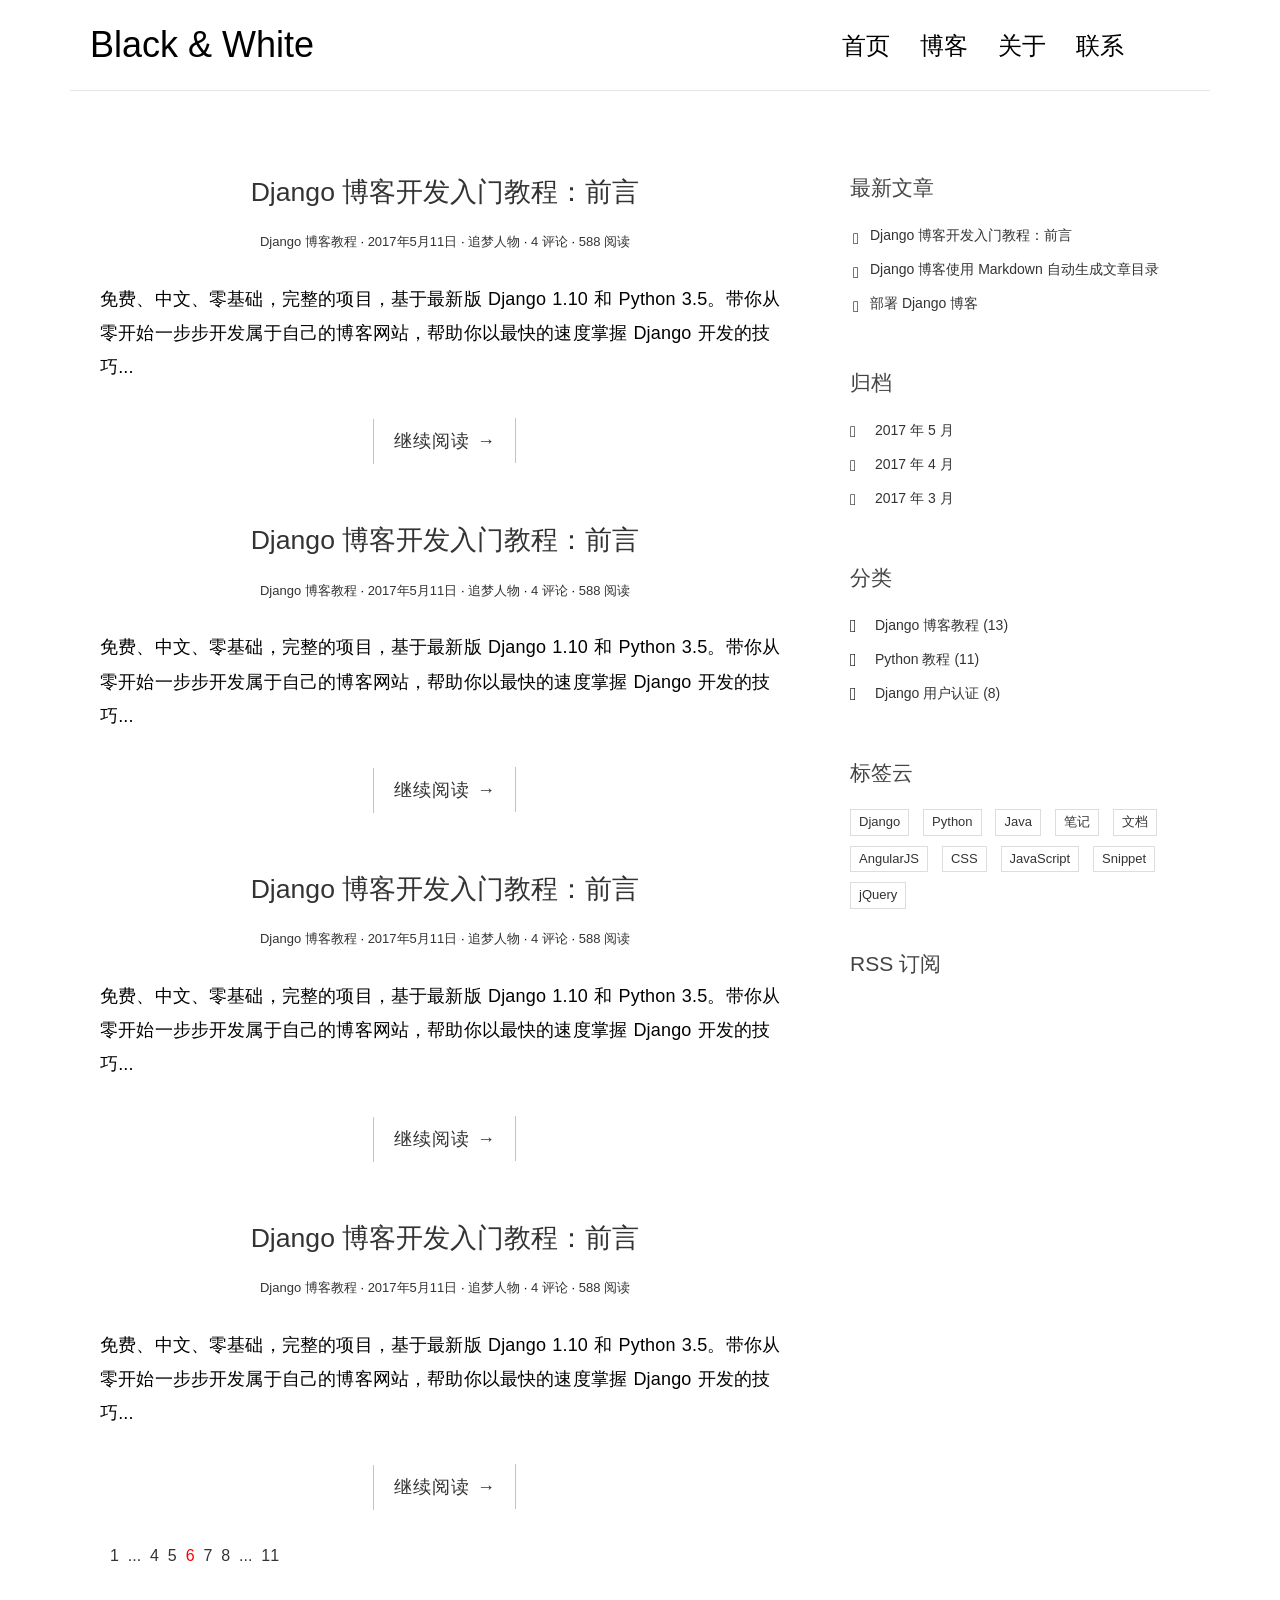
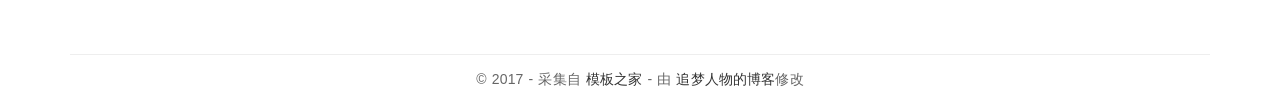
<file: static/blog/index.html>
<!DOCTYPE html>
<html>

<head>
    <title>Black &amp; White</title>

    <!-- meta -->
    <meta charset="UTF-8">
    <meta name="viewport" content="width=device-width, initial-scale=1">

    <!-- css -->
    <link rel="stylesheet" href="css/bootstrap.min.css">
    <link rel="stylesheet" href="http://code.ionicframework.com/ionicons/2.0.1/css/ionicons.min.css">
    <link rel="stylesheet" href="css/pace.css">
    <link rel="stylesheet" href="css/custom.css">

    <!-- js -->
    <script src="js/jquery-2.1.3.min.js"></script>
    <script src="js/bootstrap.min.js"></script>
    <script src="js/pace.min.js"></script>
    <script src="js/modernizr.custom.js"></script>
</head>

<body>
    <div class="container">
        <header id="site-header">
            <div class="row">
                <div class="col-md-4 col-sm-5 col-xs-8">
                    <div class="logo">
                        <h1>
                            <a href="index.html">
                                <b>Black</b> &amp; White</a>
                        </h1>
                    </div>
                </div>
                <!-- col-md-4 -->
                <div class="col-md-8 col-sm-7 col-xs-4">
                    <nav class="main-nav" role="navigation">
                        <div class="navbar-header">
                            <button type="button" id="trigger-overlay" class="navbar-toggle">
                                <span class="ion-navicon"></span>
                            </button>
                        </div>

                        <div class="collapse navbar-collapse" id="bs-example-navbar-collapse-1">
                            <ul class="nav navbar-nav navbar-right">
                                <li class="cl-effect-11">
                                    <a href="index.html" data-hover="首页">首页</a>
                                </li>
                                <li class="cl-effect-11">
                                    <a href="full-width.html" data-hover="博客">博客</a>
                                </li>
                                <li class="cl-effect-11">
                                    <a href="about.html" data-hover="关于">关于</a>
                                </li>
                                <li class="cl-effect-11">
                                    <a href="contact.html" data-hover="联系">联系</a>
                                </li>
                            </ul>
                        </div>
                        <!-- /.navbar-collapse -->
                    </nav>
                    <div id="header-search-box">
                        <a id="search-menu" href="#">
                            <span id="search-icon" class="ion-ios-search-strong"></span>
                        </a>
                        <div id="search-form" class="search-form">
                            <form role="search" method="get" id="searchform" action="#">
                                <input type="search" placeholder="搜索" required>
                                <button type="submit">
                                    <span class="ion-ios-search-strong"></span>
                                </button>
                            </form>
                        </div>
                    </div>
                </div>
                <!-- col-md-8 -->
            </div>
        </header>
    </div>
    <div class="copyrights">Collect from
        <a href="http://www.cssmoban.com/">网页模板</a>
    </div>
    <div class="copyrights">Modified by
        <a href="http://zmrenwu.com/">追梦人物的博客</a>
    </div>

    <div class="content-body">
        <div class="container">
            <div class="row">
                <main class="col-md-8">
                    <article class="post post-1">
                        <header class="entry-header">
                            <h1 class="entry-title">
                                <a href="single.html">Django 博客开发入门教程：前言</a>
                            </h1>
                            <div class="entry-meta">
                                <span class="post-category">
                                    <a href="#">Django 博客教程</a>
                                </span>
                                <span class="post-date">
                                    <a href="#">
                                        <time class="entry-date" datetime="2012-11-09T23:15:57+00:00">2017年5月11日</time>
                                    </a>
                                </span>
                                <span class="post-author">
                                    <a href="#">追梦人物</a>
                                </span>
                                <span class="comments-link">
                                    <a href="#">4 评论</a>
                                </span>
                                <span class="views-count">
                                    <a href="#">588 阅读</a>
                                </span>
                            </div>
                        </header>
                        <div class="entry-content clearfix">
                            <p>免费、中文、零基础，完整的项目，基于最新版 Django 1.10 和 Python 3.5。带你从零开始一步步开发属于自己的博客网站，帮助你以最快的速度掌握 Django 开发的技巧...
                            </p>
                            <div class="read-more cl-effect-14">
                                <a href="#" class="more-link">继续阅读
                                    <span class="meta-nav">→</span>
                                </a>
                            </div>
                        </div>
                    </article>

                    <article class="post post-2">
                        <header class="entry-header">
                            <h1 class="entry-title">
                                <a href="single.html">Django 博客开发入门教程：前言</a>
                            </h1>
                            <div class="entry-meta">
                                <span class="post-category">
                                    <a href="#">Django 博客教程</a>
                                </span>
                                <span class="post-date">
                                    <a href="#">
                                        <time class="entry-date" datetime="2012-11-09T23:15:57+00:00">2017年5月11日</time>
                                    </a>
                                </span>
                                <span class="post-author">
                                    <a href="#">追梦人物</a>
                                </span>
                                <span class="comments-link">
                                    <a href="#">4 评论</a>
                                </span>
                                <span class="views-count">
                                    <a href="#">588 阅读</a>
                                </span>
                            </div>
                        </header>
                        <div class="entry-content clearfix">
                            <p>免费、中文、零基础，完整的项目，基于最新版 Django 1.10 和 Python 3.5。带你从零开始一步步开发属于自己的博客网站，帮助你以最快的速度掌握 Django 开发的技巧...
                            </p>
                            <div class="read-more cl-effect-14">
                                <a href="#" class="more-link">继续阅读
                                    <span class="meta-nav">→</span>
                                </a>
                            </div>
                        </div>
                    </article>

                    <article class="post post-3">
                        <header class="entry-header">
                            <h1 class="entry-title">
                                <a href="single.html">Django 博客开发入门教程：前言</a>
                            </h1>
                            <div class="entry-meta">
                                <span class="post-category">
                                    <a href="#">Django 博客教程</a>
                                </span>
                                <span class="post-date">
                                    <a href="#">
                                        <time class="entry-date" datetime="2012-11-09T23:15:57+00:00">2017年5月11日</time>
                                    </a>
                                </span>
                                <span class="post-author">
                                    <a href="#">追梦人物</a>
                                </span>
                                <span class="comments-link">
                                    <a href="#">4 评论</a>
                                </span>
                                <span class="views-count">
                                    <a href="#">588 阅读</a>
                                </span>
                            </div>
                        </header>
                        <div class="entry-content clearfix">
                            <p>免费、中文、零基础，完整的项目，基于最新版 Django 1.10 和 Python 3.5。带你从零开始一步步开发属于自己的博客网站，帮助你以最快的速度掌握 Django 开发的技巧...
                            </p>
                            <div class="read-more cl-effect-14">
                                <a href="#" class="more-link">继续阅读
                                    <span class="meta-nav">→</span>
                                </a>
                            </div>
                        </div>
                    </article>

                    <article class="post post-4">
                        <header class="entry-header">
                            <h1 class="entry-title">
                                <a href="single.html">Django 博客开发入门教程：前言</a>
                            </h1>
                            <div class="entry-meta">
                                <span class="post-category">
                                    <a href="#">Django 博客教程</a>
                                </span>
                                <span class="post-date">
                                    <a href="#">
                                        <time class="entry-date" datetime="2012-11-09T23:15:57+00:00">2017年5月11日</time>
                                    </a>
                                </span>
                                <span class="post-author">
                                    <a href="#">追梦人物</a>
                                </span>
                                <span class="comments-link">
                                    <a href="#">4 评论</a>
                                </span>
                                <span class="views-count">
                                    <a href="#">588 阅读</a>
                                </span>
                            </div>
                        </header>
                        <div class="entry-content clearfix">
                            <p>免费、中文、零基础，完整的项目，基于最新版 Django 1.10 和 Python 3.5。带你从零开始一步步开发属于自己的博客网站，帮助你以最快的速度掌握 Django 开发的技巧...
                            </p>
                            <div class="read-more cl-effect-14">
                                <a href="#" class="more-link">继续阅读
                                    <span class="meta-nav">→</span>
                                </a>
                            </div>
                        </div>
                    </article>
                    <!-- 简单分页效果
                <div class="pagination-simple">
                    <a href="#">上一页</a>
                    <span class="current">第 6 页 / 共 11 页</span>
                    <a href="#">下一页</a>
                </div>
                -->
                    <div class="pagination">
                        <ul>
                            <li>
                                <a href="">1</a>
                            </li>
                            <li>
                                <a href="">...</a>
                            </li>
                            <li>
                                <a href="">4</a>
                            </li>
                            <li>
                                <a href="">5</a>
                            </li>
                            <li class="current">
                                <a href="">6</a>
                            </li>
                            <li>
                                <a href="">7</a>
                            </li>
                            <li>
                                <a href="">8</a>
                            </li>
                            <li>
                                <a href="">...</a>
                            </li>
                            <li>
                                <a href="">11</a>
                            </li>
                        </ul>
                    </div>
                </main>
                <aside class="col-md-4">
                    <div class="widget widget-recent-posts">
                        <h3 class="widget-title">最新文章</h3>
                        <ul>
                            <li>
                                <a href="#">Django 博客开发入门教程：前言</a>
                            </li>
                            <li>
                                <a href="#">Django 博客使用 Markdown 自动生成文章目录</a>
                            </li>
                            <li>
                                <a href="#">部署 Django 博客</a>
                            </li>
                        </ul>
                    </div>
                    <div class="widget widget-archives">
                        <h3 class="widget-title">归档</h3>
                        <ul>
                            <li>
                                <a href="#">2017 年 5 月</a>
                            </li>
                            <li>
                                <a href="#">2017 年 4 月</a>
                            </li>
                            <li>
                                <a href="#">2017 年 3 月</a>
                            </li>
                        </ul>
                    </div>

                    <div class="widget widget-category">
                        <h3 class="widget-title">分类</h3>
                        <ul>
                            <li>
                                <a href="#">Django 博客教程
                                    <span class="post-count">(13)</span>
                                </a>
                            </li>
                            <li>
                                <a href="#">Python 教程
                                    <span class="post-count">(11)</span>
                                </a>
                            </li>
                            <li>
                                <a href="#">Django 用户认证
                                    <span class="post-count">(8)</span>
                                </a>
                            </li>
                        </ul>
                    </div>

                    <div class="widget widget-tag-cloud">
                        <h3 class="widget-title">标签云</h3>
                        <ul>
                            <li>
                                <a href="#">Django</a>
                            </li>
                            <li>
                                <a href="#">Python</a>
                            </li>
                            <li>
                                <a href="#">Java</a>
                            </li>
                            <li>
                                <a href="#">笔记</a>
                            </li>
                            <li>
                                <a href="#">文档</a>
                            </li>
                            <li>
                                <a href="#">AngularJS</a>
                            </li>
                            <li>
                                <a href="#">CSS</a>
                            </li>
                            <li>
                                <a href="#">JavaScript</a>
                            </li>
                            <li>
                                <a href="#">Snippet</a>
                            </li>
                            <li>
                                <a href="#">jQuery</a>
                            </li>
                        </ul>
                    </div>
                    <div class="rss">
                        <a href="">
                            <span class="ion-social-rss-outline"></span> RSS 订阅</a>
                    </div>
                </aside>
            </div>
        </div>
    </div>
    <footer id="site-footer">
        <div class="container">
            <div class="row">
                <div class="col-md-12">
                    <p class="copyright">&copy 2017 - 采集自
                        <a href="http://www.cssmoban.com/" target="_blank" title="模板之家">模板之家</a>
                        - 由
                        <a href="http://zmrenwu.com/" title="网页模板" target="_blank">追梦人物的博客</a>修改
                    </p>
                </div>
            </div>
        </div>
    </footer>

    <!-- Mobile Menu -->
    <div class="overlay overlay-hugeinc">
        <button type="button" class="overlay-close">
            <span class="ion-ios-close-empty"></span>
        </button>
        <nav>
            <ul>
                <li>
                    <a href="index.html">首页</a>
                </li>
                <li>
                    <a href="full-width.html">博客</a>
                </li>
                <li>
                    <a href="about.html">关于</a>
                </li>
                <li>
                    <a href="contact.html">联系</a>
                </li>
            </ul>
        </nav>
    </div>

    <script src="js/script.js"></script>

</body>

</html>
</file>
<file: static/blog/css/pace.css>
.pace .pace-progress {
  background: #000;
  position: fixed;
  z-index: 2000;
  top: 0;
  left: 0;
  height: 1px;
  transition: width 1s;
}

.pace-inactive {
  display: none;
}
</file>
<file: static/blog/css/custom.css>
/**
 * Table of Contents
 *
 * 1.0 - Google Font
 * 2.0 - General Elements
 * 3.0 - Site Header
 *   3.1 - Logo
 *   3.2 - Main Navigation
 *     3.2.1 - Main Nav CSS 3 Hover Effect
 * 4.0 - Home/Blog
 *   4.1 - Read More Button CSS 3 style
 * 5.0 - Widget
 * 6.0 - Footer
 * 7.0 - Header Search Bar
 * 8.0 - Mobile Menu
 * 9.0 - Contact Page Social
 * 10.0 - Contact Form
 * 11.0 - Media Query
 * 12.0 - Comment
 * 13.0 - Pagination
 */

/**
 * 1.0 - Google Font
 */

/**
 * 2.0 - General Elements
 */

* {
    outline: none;
}

h1,
h2,
h3,
h4,
h5,
h6 {
    margin-top: 0;
}

b {
    font-weight: 400;
}

a {
    color: #333;
}

a:hover, a:focus {
    text-decoration: none;
    color: #000;
}

::selection {
    background-color: #eee;
}

body {
    color: #444;
    font-family: 'Lato', sans-serif;
}

p {
    font-family: 'Ubuntu', sans-serif;
    font-weight: 400;
    word-spacing: 1px;
    letter-spacing: 0.01em;
}

#single p,
#page p {
    margin-bottom: 25px;
}

.page-title {
    text-align: center;
}

.title {
    margin-bottom: 30px;
}

figure {
    margin-bottom: 25px;
}

img {
    max-width: 100%;
}

.img-responsive-center img {
    margin: 0 auto;
}

.height-40px {
    margin-bottom: 40px;
}

/**
 * 3.0 - Site Header
 */

#site-header {
    background-color: #FFF;
    padding: 25px 20px;
    margin-bottom: 40px;
    border-bottom: 1px solid #e7e7e7;
}

.copyrights {
    text-indent: -9999px;
    height: 0;
    line-height: 0;
    font-size: 0;
    overflow: hidden;
}

/**
 * 3.1 - Logo
 */

.logo h1 a {
    color: #000;
}

.logo h1 a:hover {
    text-decoration: none;
    border-bottom: none;
}

.logo h1 {
    margin: 0;
    font-family: 'Lato', sans-serif;
    font-weight: 300;
}

/**
 * 3.2 - Main Navigation
 */

.main-nav {
    margin-top: 11px;
    max-width: 95%;
}

.main-nav a {
    color: #000000 !important;
    padding: 0 0 5px 0 !important;
    margin-right: 30px;
    font-family: 'Lato', sans-serif;
    font-weight: 300;
    font-size: 24px;
}

.main-nav a:active,
.main-nav a:focus,
.main-nav a:hover {
    background-color: transparent !important;
    border-bottom: 0;
}

.navbar-toggle {
    margin: 0;
    border: 0;
    padding: 0;
    margin-right: 25px;
}

.navbar-toggle span {
    font-size: 2em;
    color: #000;
}

/**
 * 3.2.1 - Main Nav CSS 3 Hover Effect
 */

.cl-effect-11 a {
    padding: 10px 0;
    color: #0972b4;
    text-shadow: none;
}

.cl-effect-11 a::before {
    position: absolute;
    top: 0;
    left: 0;
    overflow: hidden;
    padding: 0 0 5px 0 !important;
    max-width: 0;
    border-bottom: 1px solid #000;
    color: #000;
    content: attr(data-hover);
    white-space: nowrap;
    -webkit-transition: max-width 0.5s;
    -moz-transition: max-width 0.5s;
    transition: max-width 0.5s;
}

.cl-effect-11 a:hover::before,
.cl-effect-11 a:focus::before {
    max-width: 100%;
}

/**
 * 4.0 - Home/Blog
 */

.content-body {
    padding-bottom: 4em;
}

.post {
    background: #fff;
    padding: 30px 30px 0;
}

.entry-title {
    text-align: center;
    font-size: 1.9em;
    margin-bottom: 20px;
    line-height: 1.6;
    padding: 10px 20px 0;
}

.entry-meta {
    text-align: center;
    color: #DDDDDD;
    font-size: 13px;
    margin-bottom: 30px;
}

.entry-content {
    font-size: 18px;
    line-height: 1.9;
    font-weight: 300;
    color: #000;
}

.post-category::after,
.post-date::after,
.post-author::after,
.comments-link::after {
    content: ' ·';
    color: #000;
}

/**
 * 4.1 - Read More Button CSS 3 style
 */

.read-more {
    font-family: 'Ubuntu', sans-serif;
    font-weight: 400;
    word-spacing: 1px;
    letter-spacing: 0.01em;
    text-align: center;
    margin-top: 20px;
}

.cl-effect-14 a {
    padding: 0 20px;
    height: 45px;
    line-height: 45px;
    position: relative;
    display: inline-block;
    margin: 15px 25px;
    letter-spacing: 1px;
    font-weight: 400;
    text-shadow: 0 0 1px rgba(255, 255, 255, 0.3);
}

.cl-effect-14 a::before,
.cl-effect-14 a::after {
    position: absolute;
    width: 45px;
    height: 1px;
    background: #C3C3C3;
    content: '';
    -webkit-transition: all 0.3s;
    -moz-transition: all 0.3s;
    transition: all 0.3s;
    pointer-events: none;
}

.cl-effect-14 a::before {
    top: 0;
    left: 0;
    -webkit-transform: rotate(90deg);
    -moz-transform: rotate(90deg);
    transform: rotate(90deg);
    -webkit-transform-origin: 0 0;
    -moz-transform-origin: 0 0;
    transform-origin: 0 0;
}

.cl-effect-14 a::after {
    right: 0;
    bottom: 0;
    -webkit-transform: rotate(90deg);
    -moz-transform: rotate(90deg);
    transform: rotate(90deg);
    -webkit-transform-origin: 100% 0;
    -moz-transform-origin: 100% 0;
    transform-origin: 100% 0;
}

.cl-effect-14 a:hover::before,
.cl-effect-14 a:hover::after,
.cl-effect-14 a:focus::before,
.cl-effect-14 a:focus::after {
    background: #000;
}

.cl-effect-14 a:hover::before,
.cl-effect-14 a:focus::before {
    left: 50%;
    -webkit-transform: rotate(0deg) translateX(-50%);
    -moz-transform: rotate(0deg) translateX(-50%);
    transform: rotate(0deg) translateX(-50%);
}

.cl-effect-14 a:hover::after,
.cl-effect-14 a:focus::after {
    right: 50%;
    -webkit-transform: rotate(0deg) translateX(50%);
    -moz-transform: rotate(0deg) translateX(50%);
    transform: rotate(0deg) translateX(50%);
}

/**
 * 5.0 - Widget
 */

.widget {
    background: #fff;
    padding: 30px 0 0;
}

.widget-title {
    font-size: 1.5em;
    margin-bottom: 20px;
    line-height: 1.6;
    padding: 10px 0 0;
    font-weight: 400;
}

.widget-recent-posts ul {
    padding: 0;
    margin: 0;
    padding-left: 20px;
}

.widget-recent-posts ul li {
    list-style-type: none;
    position: relative;
    line-height: 170%;
    margin-bottom: 10px;
}

.widget-recent-posts ul li::before {
    content: '\f3d3';
    font-family: "Ionicons";
    position: absolute;
    left: -17px;
    top: 3px;
    font-size: 16px;
    color: #000;
}

.widget-archives ul {
    padding: 0;
    margin: 0;
    padding-left: 25px;
}

.widget-archives ul li {
    list-style-type: none;
    position: relative;
    line-height: 170%;
    margin-bottom: 10px;
}

.widget-archives ul li::before {
    content: '\f3f3';
    font-family: "Ionicons";
    position: absolute;
    left: -25px;
    top: 1px;
    font-size: 16px;
    color: #000;
}

.widget-category ul {
    padding: 0;
    margin: 0;
    padding-left: 25px;
}

.widget-category ul li {
    list-style-type: none;
    position: relative;
    line-height: 170%;
    margin-bottom: 10px;
}

.widget-category ul li::before {
    content: '\f3fe';
    font-family: "Ionicons";
    position: absolute;
    left: -25px;
    top: 1px;
    font-size: 18px;
    color: #000;
}

.widget-tag-cloud ul {
    padding: 0;
    margin: 0;
    margin-right: -10px;
}

.widget-tag-cloud ul li {
    list-style-type: none;
    font-size: 13px;
    display: inline-block;
    margin-right: 10px;
    margin-bottom: 10px;
    padding: 3px 8px;
    border: 1px solid #ddd;
}

.widget-content ul ul {
    margin-top: 10px;
}

.widget-content ul li {
    margin-bottom: 10px;
}

.rss {
    font-size: 21px;
    margin-top: 30px;
}

.rss a {
    color: #444;
}

/**
 * 6.0 - Footer
 */

#site-footer {
    padding-top: 10px;
    padding: 0 0 1.5em 0;
}

.copyright {
    text-align: center;
    padding-top: 1em;
    margin: 0;
    border-top: 1px solid #eee;
    color: #666;
}

/**
 * 7.0 - Header Search Bar
 */

#header-search-box {
    position: absolute;
    right: 38px;
    top: 8px;
}

.search-form {
    display: none;
    width: 25%;
    position: absolute;
    min-width: 200px;
    right: -6px;
    top: 33px;
}

#search-menu span {
    font-size: 20px;
}

#searchform {
    position: relative;
    border: 1px solid #ddd;
    min-height: 42px;
}

#searchform input[type=search] {
    width: 100%;
    border: none;
    position: absolute;
    left: 0;
    padding: 10px 30px 10px 10px;
    z-index: 99;
}

#searchform button {
    position: absolute;
    right: 6px;
    top: 4px;
    z-index: 999;
    background: transparent;
    border: 0;
    padding: 0;
}

#searchform button span {
    font-size: 22px;
}

#search-menu span.ion-ios-close-empty {
    font-size: 40px;
    line-height: 0;
    position: relative;
    top: -6px;
}

/**
 * 8.0 - Mobile Menu
 */

.overlay {
    position: fixed;
    width: 100%;
    height: 100%;
    top: 0;
    left: 0;
    background: #fff;
}

.overlay .overlay-close {
    position: absolute;
    right: 25px;
    top: 10px;
    padding: 0;
    overflow: hidden;
    border: none;
    color: transparent;
    background-color: transparent;
    z-index: 100;
}

.overlay-hugeinc.open .ion-ios-close-empty {
    color: #000;
    font-size: 50px;
}

.overlay nav {
    text-align: center;
    position: relative;
    top: 50%;
    height: 60%;
    font-size: 54px;
    -webkit-transform: translateY(-50%);
    transform: translateY(-50%);
}

.overlay ul {
    list-style: none;
    padding: 0;
    margin: 0 auto;
    display: inline-block;
    height: 100%;
    position: relative;
}

.overlay ul li {
    display: block;
    height: 20%;
    height: calc(100% / 5);
    min-height: 54px;
}

.overlay ul li a {
    font-weight: 300;
    display: block;
    -webkit-transition: color 0.2s;
    transition: color 0.2s;
}

.overlay ul li a:hover,
.overlay ul li a:focus {
    color: #000;
}

.overlay-hugeinc {
    opacity: 0;
    visibility: hidden;
    -webkit-transition: opacity 0.5s, visibility 0s 0.5s;
    transition: opacity 0.5s, visibility 0s 0.5s;
}

.overlay-hugeinc.open {
    opacity: 1;
    visibility: visible;
    -webkit-transition: opacity 0.5s;
    transition: opacity 0.5s;
}

.overlay-hugeinc nav {
    -webkit-perspective: 1200px;
    perspective: 1200px;
}

.overlay-hugeinc nav ul {
    opacity: 0.4;
    -webkit-transform: translateY(-25%) rotateX(35deg);
    transform: translateY(-25%) rotateX(35deg);
    -webkit-transition: -webkit-transform 0.5s, opacity 0.5s;
    transition: transform 0.5s, opacity 0.5s;
}

.overlay-hugeinc.open nav ul {
    opacity: 1;
    -webkit-transform: rotateX(0deg);
    transform: rotateX(0deg);
}

.overlay-hugeinc.close nav ul {
    -webkit-transform: translateY(25%) rotateX(-35deg);
    transform: translateY(25%) rotateX(-35deg);
}

/**
 * 9.0 - Contact Page Social
 */

.social {
    list-style-type: none;
    padding: 0;
    margin: 0;
    text-align: center;
}

.social li {
    display: inline-block;
    margin-right: 10px;
    margin-bottom: 20px;
}

.social li a {
    border: 1px solid #888;
    font-size: 22px;
    color: #888;
    transition: all 0.3s ease-in;
}

.social li a:hover {
    background-color: #333;
    color: #fff;
}

.facebook a {
    padding: 12px 21px;
}

.twitter a {
    padding: 12px 15px;
}

.google-plus a {
    padding: 12px 15px;
}

.tumblr a {
    padding: 12px 20px;
}

/**
 * 10.0 - Contact Form
 */

.contact-form input, .comment-form input {
    border: 1px solid #aaa;
    margin-bottom: 15px;
    width: 100%;
    padding: 15px 15px;
    font-size: 16px;
    line-height: 100%;
    transition: 0.4s border-color linear;
}

.contact-form textarea, .comment-form textarea {
    border: 1px solid #aaa;
    margin-bottom: 15px;
    width: 100%;
    padding: 15px 15px;
    font-size: 16px;
    line-height: 20px !important;
    min-height: 183px;
    transition: 0.4s border-color linear;
}

.contact-form input:focus, .comment-form input:focus,
.contact-form textarea:focus, .comment-form textarea:focus {
    border-color: #666;
}

.btn-send {
    background: none;
    border: 1px solid #aaa;
    cursor: pointer;
    padding: 25px 80px;
    display: inline-block;
    letter-spacing: 1px;
    position: relative;
    transition: all 0.3s;
}

.btn-5 {
    color: #666;
    height: 70px;
    min-width: 260px;
    line-height: 15px;
    font-size: 16px;
    overflow: hidden;
    -webkit-backface-visibility: hidden;
    -moz-backface-visibility: hidden;
    backface-visibility: hidden;
}

.btn-5 span {
    display: inline-block;
    width: 100%;
    height: 100%;
    -webkit-transition: all 0.3s;
    -webkit-backface-visibility: hidden;
    -moz-transition: all 0.3s;
    -moz-backface-visibility: hidden;
    transition: all 0.3s;
    backface-visibility: hidden;
}

.btn-5:before {
    position: absolute;
    height: 100%;
    width: 100%;
    line-height: 2.5;
    font-size: 180%;
    -webkit-transition: all 0.3s;
    -moz-transition: all 0.3s;
    transition: all 0.3s;
}

.btn-5:active:before {
    color: #703b87;
}

.btn-5b:hover span {
    -webkit-transform: translateX(200%);
    -moz-transform: translateX(200%);
    -ms-transform: translateX(200%);
    transform: translateX(200%);
}

.btn-5b:before {
    left: -100%;
    top: 0;
}

.btn-5b:hover:before {
    left: 0;
}

/**
 * 11.0 - Media Query
 */

@media (max-width: 991px) {
    .main-nav a {
        margin-right: 20px;
    }

    #header-search-box {
        position: absolute;
        right: 20px;
    }
}

@media (max-width: 767px) {
    #header-search-box {
        right: 20px;
        top: 9px;
    }

    .main-nav {
        margin-top: 2px;
    }

    .btn-5 span {
        display: none;
    }

    .btn-5b:before {
        left: 0;
    }
}

@media (max-width: 431px) {
    .logo h1 {
        margin-top: 8px;
        font-size: 24px;
    }

    .post {
        background: #fff;
        padding: 0 10px 0;
    }

    .more-link {
        font-size: 0.9em;
        line-height: 100%;
    }
}

@media screen and (max-height: 30.5em) {
    .overlay nav {
        height: 70%;
        font-size: 34px;
    }

    .overlay ul li {
        min-height: 34px;
    }
}

/**
 * 12.0 - Comment
 */
.comment-area {
    padding: 0 30px 0;
}

.comment-form {
    margin-top: 15px;
}

.comment-form .comment-btn {
    background-color: #fff;
    border: 1px solid #aaa;
    font-size: 16px;
    padding: 5px 10px;
}

.comment-list-panel {
    margin-top: 30px;
}

.comment-list {
    margin-top: 15px;
}

.comment-item:not(:last-child) {
    border-bottom: 1px #ccc solid;
    margin-bottom: 20px;
    padding-bottom: 20px;
}

.comment-item .nickname,
.comment-item .submit-date {
    color: #777;
    font-size: 14px;
}

.comment-item .nickname:after {
    content: ' ·';
}

.comment-item .text {
    padding-top: 5px;
    font-size: 16px;
}

/**
 * 13.0 - Pagination
 */
.pagination-simple {
    padding-left: 30px;
    font-size: 16px;
}

.pagination ul {
    list-style: none;
}

.pagination ul li {
    display: inline-block;
    font-size: 16px;
    margin-right: 5px;
}

.current a {
    color: red;
}
</file>
